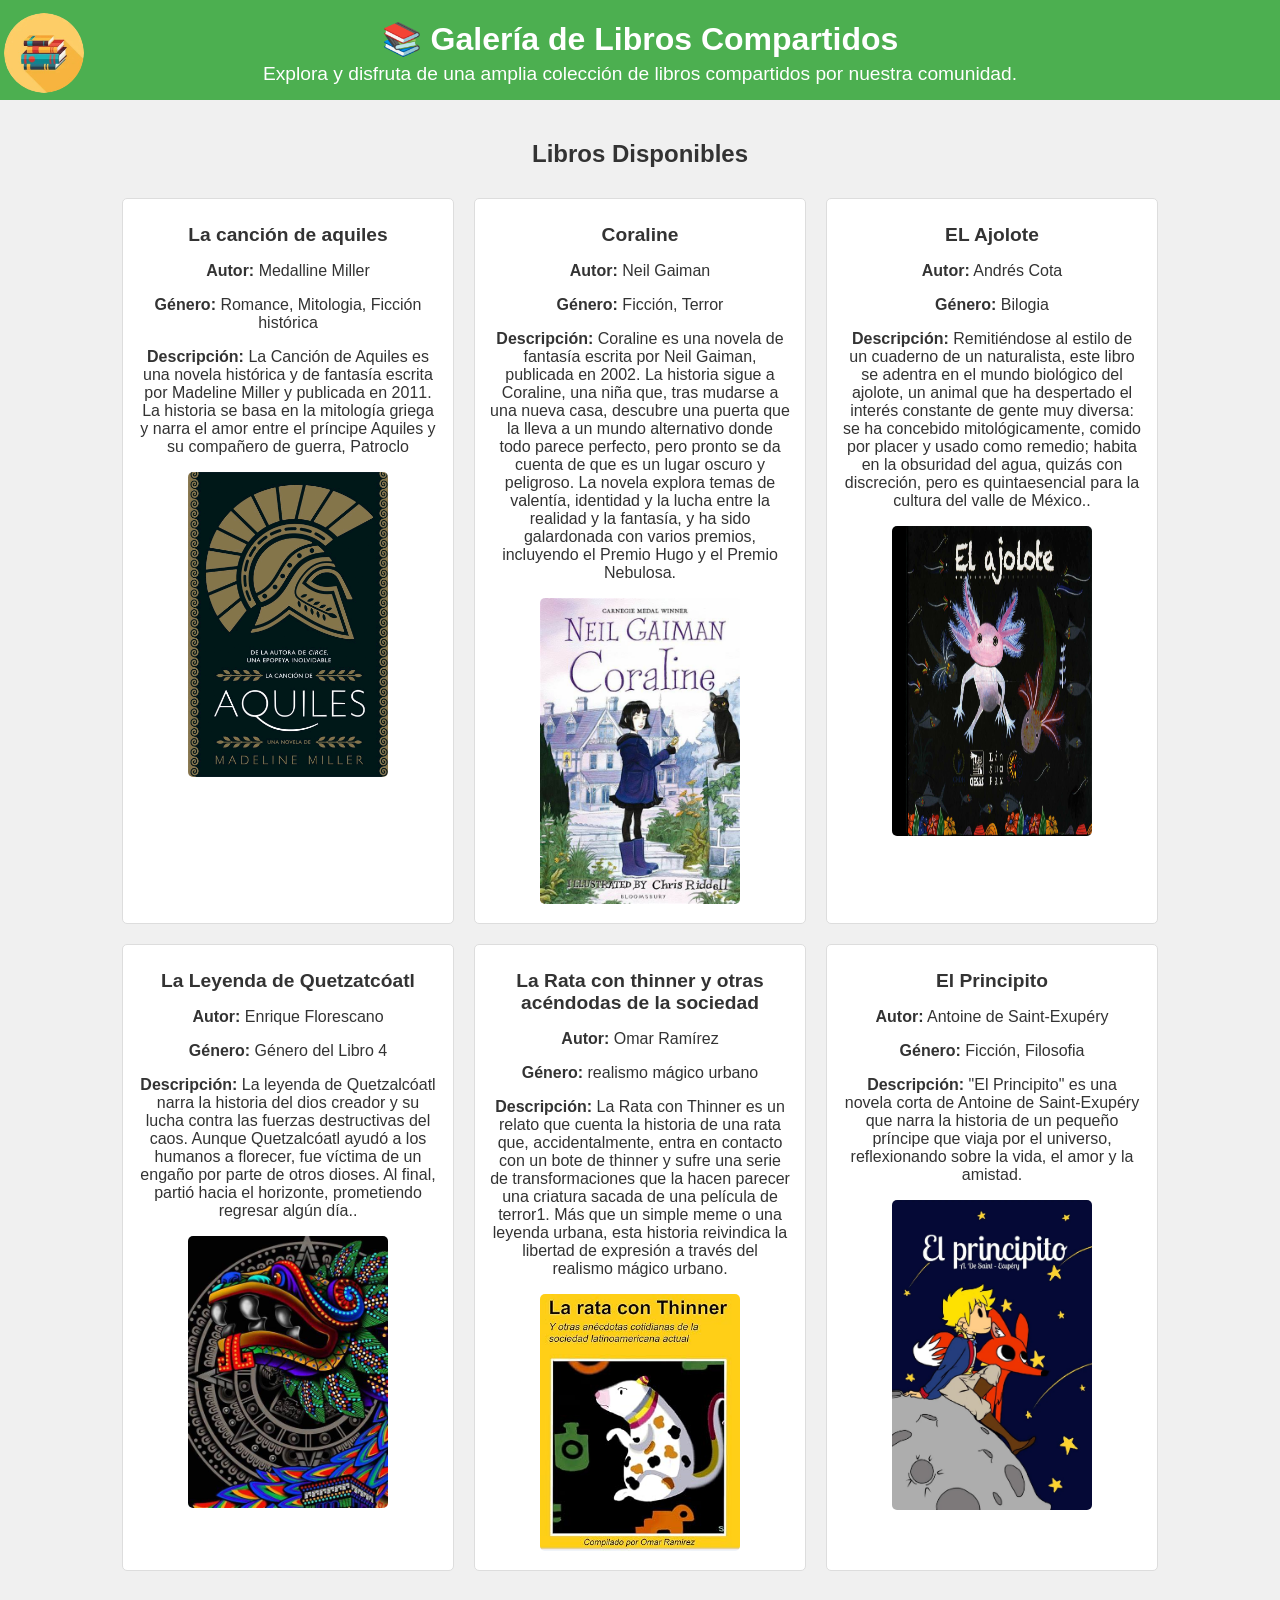
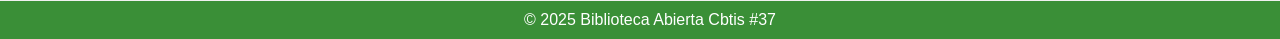
<file: index.html>
<!DOCTYPE html>
<html lang="en">
    <head>
        <meta charset="UTF-8">
        <meta name="viewport" content="width=device-width, initial-scale=1.0">
        <title>Sube tu libro</title>
        <link rel="stylesheet" href="style2.css">
    </head>
    <body>
        <header class="encabezado">
            <div class="logo">
                <a href="subir.html">
                    <img src="OIP__5_-removebg-preview.png">
                </a>
            </div>
            <h1>📚 Galería de Libros Compartidos</h1>
            <p>Explora y disfruta de una amplia colección de libros compartidos por nuestra comunidad.</p>
        </header>

        <main class="galeria">
            <h2>Libros Disponibles</h2>
            <div class="libro">
                <h3>La canción de aquiles</h3>
                <p><strong>Autor:</strong> Medalline Miller</p>
                <p><strong>Género:</strong> Romance, Mitologia, Ficción histórica</p>
                <p><strong>Descripción:</strong> La Canción de Aquiles es una novela histórica y de fantasía escrita por Madeline Miller y publicada en 2011. La historia se basa en la mitología griega y narra el amor entre el príncipe Aquiles y su compañero de guerra, Patroclo</p>
                <a href="cancion de aquiles.pdf" target="_blank">
                    <img src="978607550805.gif" alt="">
                </a>
            </div>
            <div class="libro">
                <h3>Coraline</h3>
                <p><strong>Autor:</strong> Neil Gaiman</p>
                <p><strong>Género:</strong> Ficción, Terror</p>
                <p><strong>Descripción:</strong> Coraline es una novela de fantasía escrita por Neil Gaiman, publicada en 2002. La historia sigue a Coraline, una niña que, tras mudarse a una nueva casa, descubre una puerta que la lleva a un mundo alternativo donde todo parece perfecto, pero pronto se da cuenta de que es un lugar oscuro y peligroso. La novela explora temas de valentía, identidad y la lucha entre la realidad y la fantasía, y ha sido galardonada con varios premios, incluyendo el Premio Hugo y el Premio Nebulosa.</p>
                <a href="coraline.pdf" target="_blank">
                    <img src="OIP (1).jpeg" alt="">
                </a>
            </div>
            <div class="libro2">
                <h3>EL Ajolote</h3>
                <p><strong>Autor:</strong> Andrés Cota</p>
                <p><strong>Género:</strong> Bilogia</p>
                <p><strong>Descripción:</strong> Remitiéndose al estilo de un cuaderno de un naturalista, este libro se adentra en el mundo biológico del ajolote, un animal que ha despertado el interés constante de gente muy diversa: se ha concebido mitológicamente, comido por placer y usado como remedio; habita en la obsuridad del agua, quizás con discreción, pero es quintaesencial para la cultura del valle de México..</p>
                <a href="4 El Ajolote (Presentación) autor Itzel Vargas García.pdf" target="_blank">
                    <img src="mini_magick20190121-4236-18z1aax.png" alt="">
                </a>
            </div>
            <div class="libro">
                <h3>La Leyenda de Quetzatcóatl</h3>
                <p><strong>Autor:</strong> Enrique Florescano</p>
                <p><strong>Género:</strong> Género del Libro 4</p>
                <p><strong>Descripción:</strong> La leyenda de Quetzalcóatl narra la historia del dios creador y su lucha contra las fuerzas destructivas del caos. Aunque Quetzalcóatl ayudó a los humanos a florecer, fue víctima de un engaño por parte de otros dioses. Al final, partió hacia el horizonte, prometiendo regresar algún día..</p>
                <a href="2 La Leyenda de Quetzalcóatl autor Enrique Florescano.pdf" target="_blank">
                    <img src="OIP (2).jpeg" alt="">
                </a>
            </div>
            <div class="libro">
                <h3>La Rata con thinner y otras acéndodas de la sociedad</h3>
                <p><strong>Autor:</strong> Omar Ramírez</p>
                <p><strong>Género:</strong> realismo mágico urbano</p>
                <p><strong>Descripción:</strong> La Rata con Thinner es un relato que cuenta la historia de una rata que, accidentalmente, entra en contacto con un bote de thinner y sufre una serie de transformaciones que la hacen parecer una criatura sacada de una película de terror1. Más que un simple meme o una leyenda urbana, esta historia reivindica la libertad de expresión a través del realismo mágico urbano.</p>
                <a href="rata_con_thinner.pdf" target="_blank">
                    <img src="rata.jpg" alt="">
                </a>
            </div>
            <div class="libro2">
                <h3>El Principito</h3>
                <p><strong>Autor:</strong> Antoine de Saint-Exupéry</p>
                <p><strong>Género:</strong> Ficción, Filosofia</p>
                <p><strong>Descripción:</strong> "El Principito" es una novela corta de Antoine de Saint-Exupéry que narra la historia de un pequeño príncipe que viaja por el universo, reflexionando sobre la vida, el amor y la amistad.</p>
                <a href="EL-PRINCIPITO.pdf" target="_blank">
                    <img src="caca.jpg" alt="">
                </a>
            </div>
        </main>
        <footer class="pie">© 2025 Biblioteca Abierta Cbtis #37</footer>
    </body>
</html>
</file>
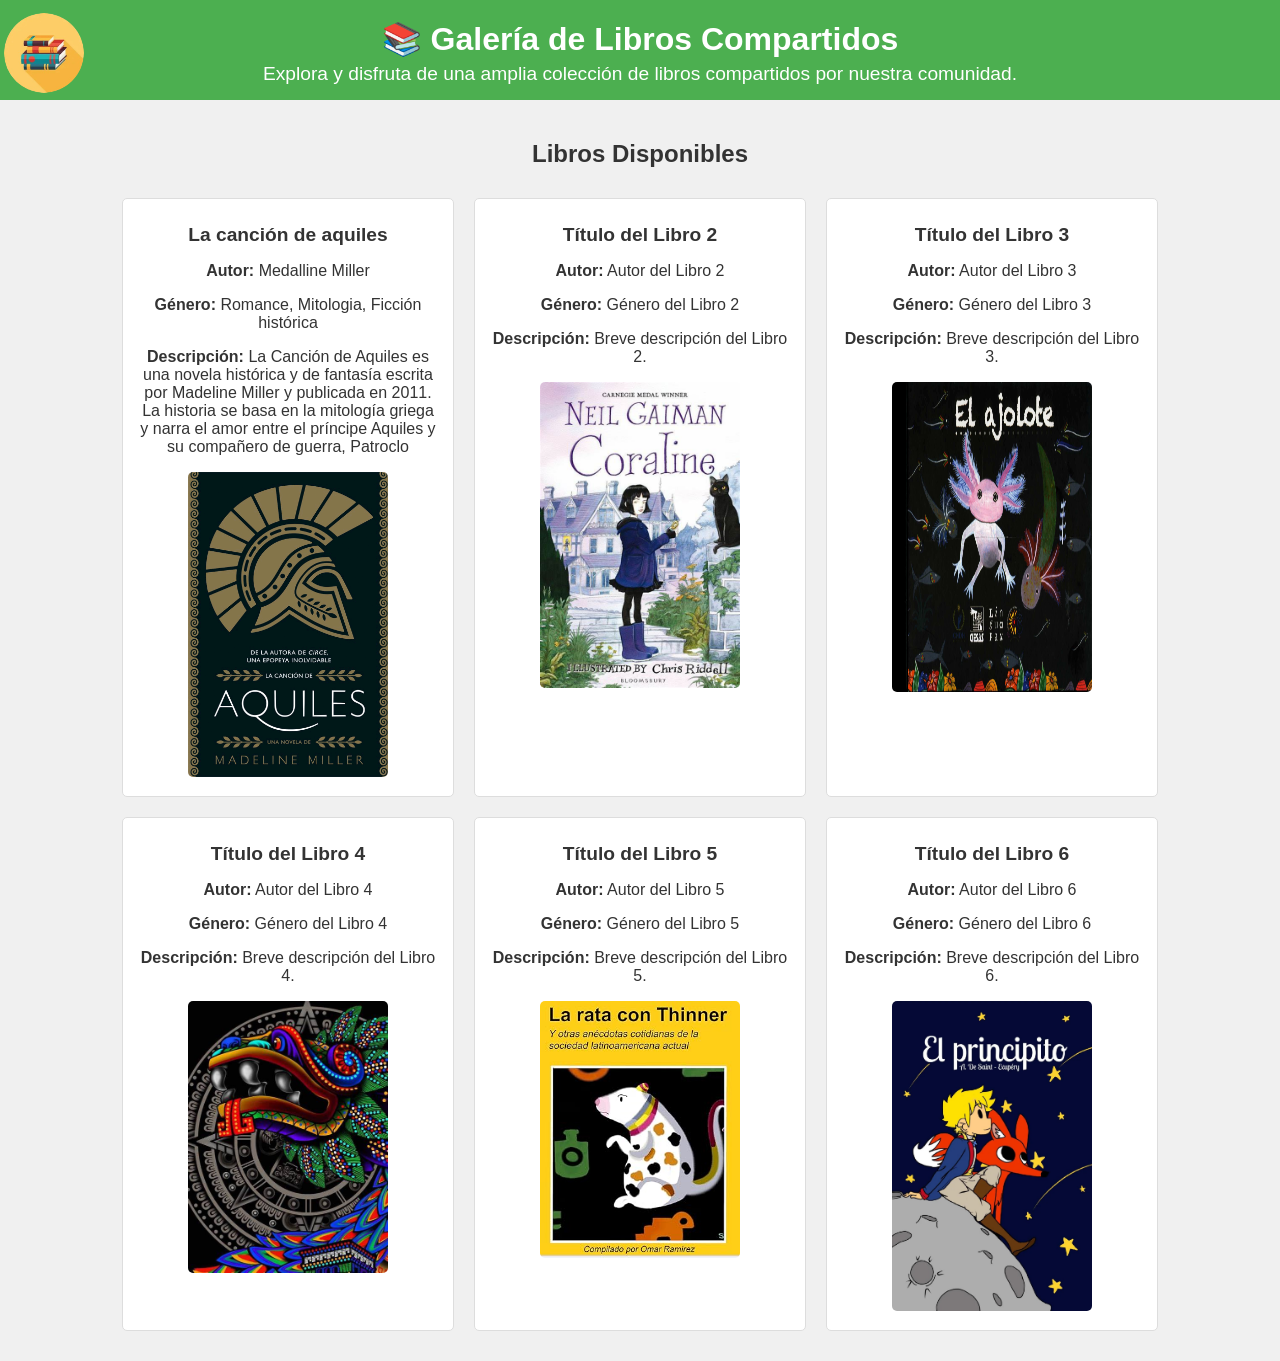
<file: galeria.html>
<!DOCTYPE html>
<html lang="en">
    <head>
        <meta charset="UTF-8">
        <meta name="viewport" content="width=device-width, initial-scale=1.0">
        <title>Sube tu libro</title>
        <link rel="stylesheet" href="style2.css">
    </head>
    <body>
        <header class="encabezado">
            <div class="logo">
                <a href="subir.html">
                    <img src="OIP__5_-removebg-preview.png">
                </a>
            </div>
            <h1>📚 Galería de Libros Compartidos</h1>
            <p>Explora y disfruta de una amplia colección de libros compartidos por nuestra comunidad.</p>
        </header>

        <main class="galeria">
            <h2>Libros Disponibles</h2>
            <div class="libro">
                <h3>La canción de aquiles</h3>
                <p><strong>Autor:</strong> Medalline Miller</p>
                <p><strong>Género:</strong> Romance, Mitologia, Ficción histórica</p>
                <p><strong>Descripción:</strong> La Canción de Aquiles es una novela histórica y de fantasía escrita por Madeline Miller y publicada en 2011. La historia se basa en la mitología griega y narra el amor entre el príncipe Aquiles y su compañero de guerra, Patroclo</p>
                <a href="cancion de aquiles.pdf" target="_blank">
                    <img src="978607550805.gif" alt="">
                </a>
            </div>
            <div class="libro">
                <h3>Título del Libro 2</h3>
                <p><strong>Autor:</strong> Autor del Libro 2</p>
                <p><strong>Género:</strong> Género del Libro 2</p>
                <p><strong>Descripción:</strong> Breve descripción del Libro 2.</p>
                <a href="coraline.pdf" target="_blank">
                    <img src="OIP (1).jpeg" alt="">
                </a>
            </div>
            <div class="libro2">
                <h3>Título del Libro 3</h3>
                <p><strong>Autor:</strong> Autor del Libro 3</p>
                <p><strong>Género:</strong> Género del Libro 3</p>
                <p><strong>Descripción:</strong> Breve descripción del Libro 3.</p>
                <a href="4 El Ajolote (Presentación) autor Itzel Vargas García.pdf" target="_blank">
                    <img src="mini_magick20190121-4236-18z1aax.png" alt="">
                </a>
            </div>
            <div class="libro">
                <h3>Título del Libro 4</h3>
                <p><strong>Autor:</strong> Autor del Libro 4</p>
                <p><strong>Género:</strong> Género del Libro 4</p>
                <p><strong>Descripción:</strong> Breve descripción del Libro 4.</p>
                <a href="2 La Leyenda de Quetzalcóatl autor Enrique Florescano.pdf" target="_blank">
                    <img src="OIP (2).jpeg" alt="">
                </a>
            </div>
            <div class="libro">
                <h3>Título del Libro 5</h3>
                <p><strong>Autor:</strong> Autor del Libro 5</p>
                <p><strong>Género:</strong> Género del Libro 5</p>
                <p><strong>Descripción:</strong> Breve descripción del Libro 5.</p>
                <a href="rata_con_thinner.pdf" target="_blank">
                    <img src="rata.jpg" alt="">
                </a>
            </div>
            <div class="libro2">
                <h3>Título del Libro 6</h3>
                <p><strong>Autor:</strong> Autor del Libro 6</p>
                <p><strong>Género:</strong> Género del Libro 6</p>
                <p><strong>Descripción:</strong> Breve descripción del Libro 6.</p>
                <a href="EL-PRINCIPITO.pdf" target="_blank">
                    <img src="caca.jpg" alt="">
                </a>
            </div>
        </main>
    </body>
</html>
</file>
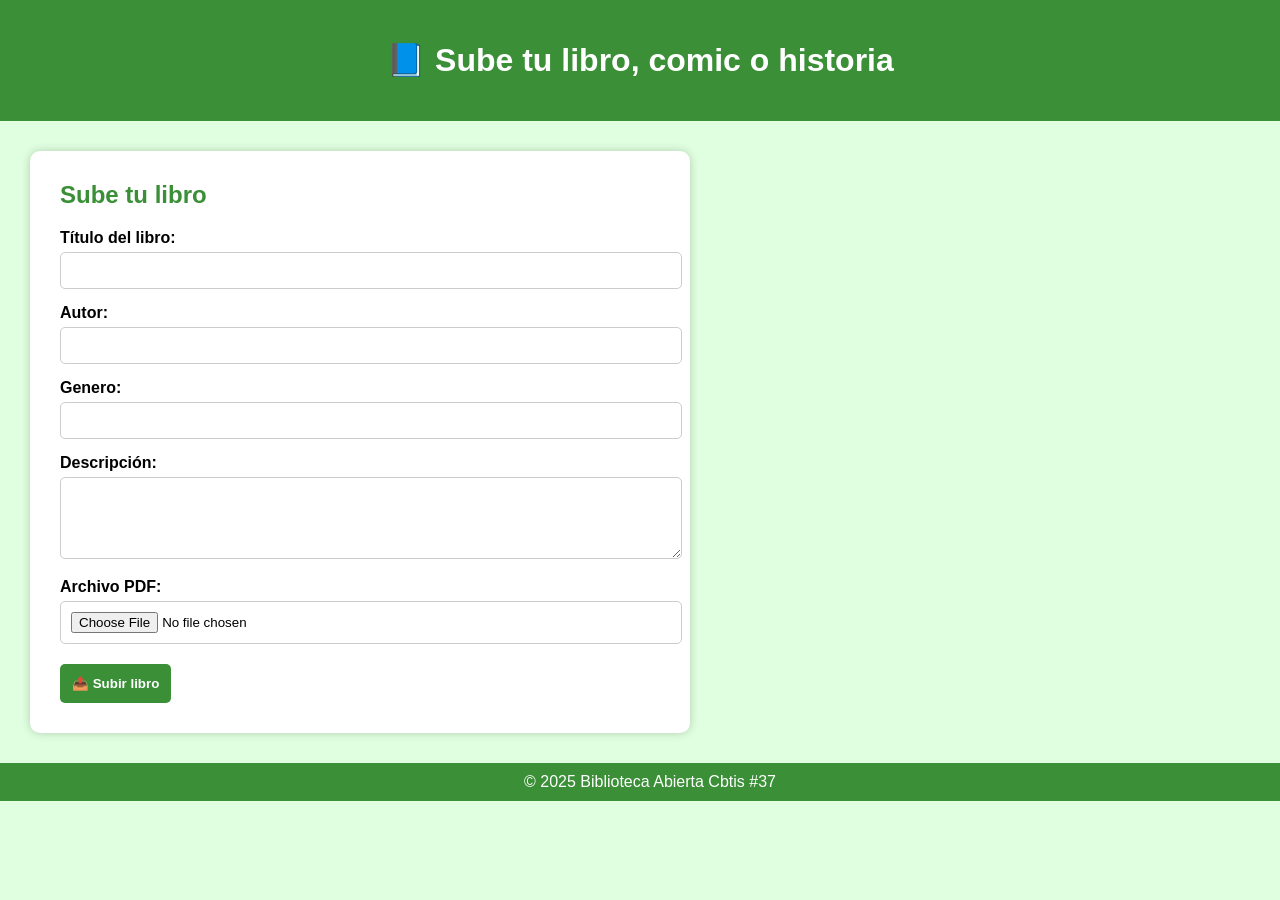
<file: subir.html>
<!DOCTYPE html>
<html lang="es">
<head>
  <meta charset="UTF-8" />
  <meta name="viewport" content="width=device-width, initial-scale=1.0">
  <title>Sube tu Libro</title>
  <link rel="stylesheet" href="style.css" />
</head>
<body>
  <header class="encabezado">
    <h1>📘 Sube tu libro, comic o historia</h1>
  </header>

  <main class="formulario">
    <h2>Sube tu libro</h2>
    <form action="index.html" method="post">
      <label for="titulo">Título del libro:</label>
      <input type="text" id="titulo" name="titulo" required />

      <label for="autor">Autor:</label>
      <input type="text" id="autor" name="autor" required />

      <label for="genero">Genero:</label>
      <input type="text" id="genero" name="genero" required />

      <label for="descripcion">Descripción:</label>
      <textarea id="descripcion" name="descripcion" rows="4"></textarea>

      <label for="archivo">Archivo PDF:</label>
      <input type="file" id="archivo" name="archivo" accept=".pdf" required />

      <button type="submit">📤 Subir libro</button>
    </form>
  </main>

  <footer class="pie">© 2025 Biblioteca Abierta Cbtis #37</footer>
</body>
</html>
</file>
<file: style2.css>
body{
    background-color: #f0f0f0;
    font-family: Arial, sans-serif;
    color: #333;
    margin: 0;
    padding: 0;
}

.encabezado{
    background-color: #4CAF50;
    color: white;
    padding: 10px 0;
    text-align: center;
}

.encabezado h1{
    margin: 0;
    font-size: 2em;
}

.encabezado p{
    margin: 5px 0;
    font-size: 1.2em;
}

.galeria{
    display: flex;
    flex-wrap: wrap;
    justify-content: center;
    padding: 20px;
}

.galeria h2{
    width: 100%;
    text-align: center;
    margin-bottom: 20px;
}

.libro{
    background-color: white;
    border: 1px solid #ddd;
    border-radius: 5px;
    margin: 10px;
    padding: 15px;
    width: 300px;
    text-align: center;
}

.libro h3{
    font-size: 1.2em;
    margin: 10px 0;
}

.libro img{
    width: 200px;
    height: auto;
    border-radius: 5px;
}

.libro2{
    background-color: white;
    border: 1px solid #ddd;
    border-radius: 5px;
    margin: 10px;
    padding: 15px;
    width: 300px;
    text-align: center;
}

.libro2 h3{
    font-size: 1.2em;
    margin: 10px 0;
}

.libro2 img{
    width: 200px;
    height: 310px;
    border-radius: 5px;
}

.logo{
    margin-bottom: -80px;
    display: flex;
    align-items: center;
    text-align: left;
    height: 90px;
}

.logo img{
    border-radius: 50%;
    padding: 4px;
    width: 80px;
    height: auto;
    transition: transform 0.7s ease;
}

.logo img:hover{
    transform: scale(1.05);
}

.pie {
  background-color: #3a8f37;
  text-align: center;
  padding: 10px;
  color: white;
  bottom: 0;
  width: 100%;
}
</file>
<file: style.css>
body {
  paddin: 0;
  margin: 0;
  font-family: Arial, sans-serif;
  background: #e0ffe0;
}

.encabezado {
  background-color: #3a8f37;
  color: white;
  text-align: center;
  padding: 20px;
}

.formulario {
  max-width: 600px;
  background: white;
  margin: 30px;
  padding: 30px;
  border-radius: 10px;
  box-shadow: 0 0 10px rgba(0,0,0,0.2);
}

.formulario h2 {
  margin-top: 0;
  color: #3a8f37;
}

.formulario label {
  display: block;
  margin-top: 15px;
  font-weight: bold;
}

.formulario input,
.formulario textarea {
  width: 100%;
  padding: 10px;
  margin-top: 5px;
  border: 1px solid #ccc;
  border-radius: 5px;
}

button {
  margin-top: 20px;
  padding: 12px;
  background-color: #3a8f37;
  color: white;
  border: none;
  border-radius: 5px;
  font-weight: bold;
  cursor: pointer;
}

button:hover {
  background-color: #2e7030;
}

.pie {
  background-color: #3a8f37;
  text-align: center;
  padding: 10px;
  color: white;
  bottom: 0;
  width: 100%;
}

@media (max-width: 480px) {
  .formulario {
    padding: 20px;
    margin: 15px;
  }

  .formulario h2 {
    font-size: 20px;
  }

  button {
    font-size: 16px;
  }
}
</file>
